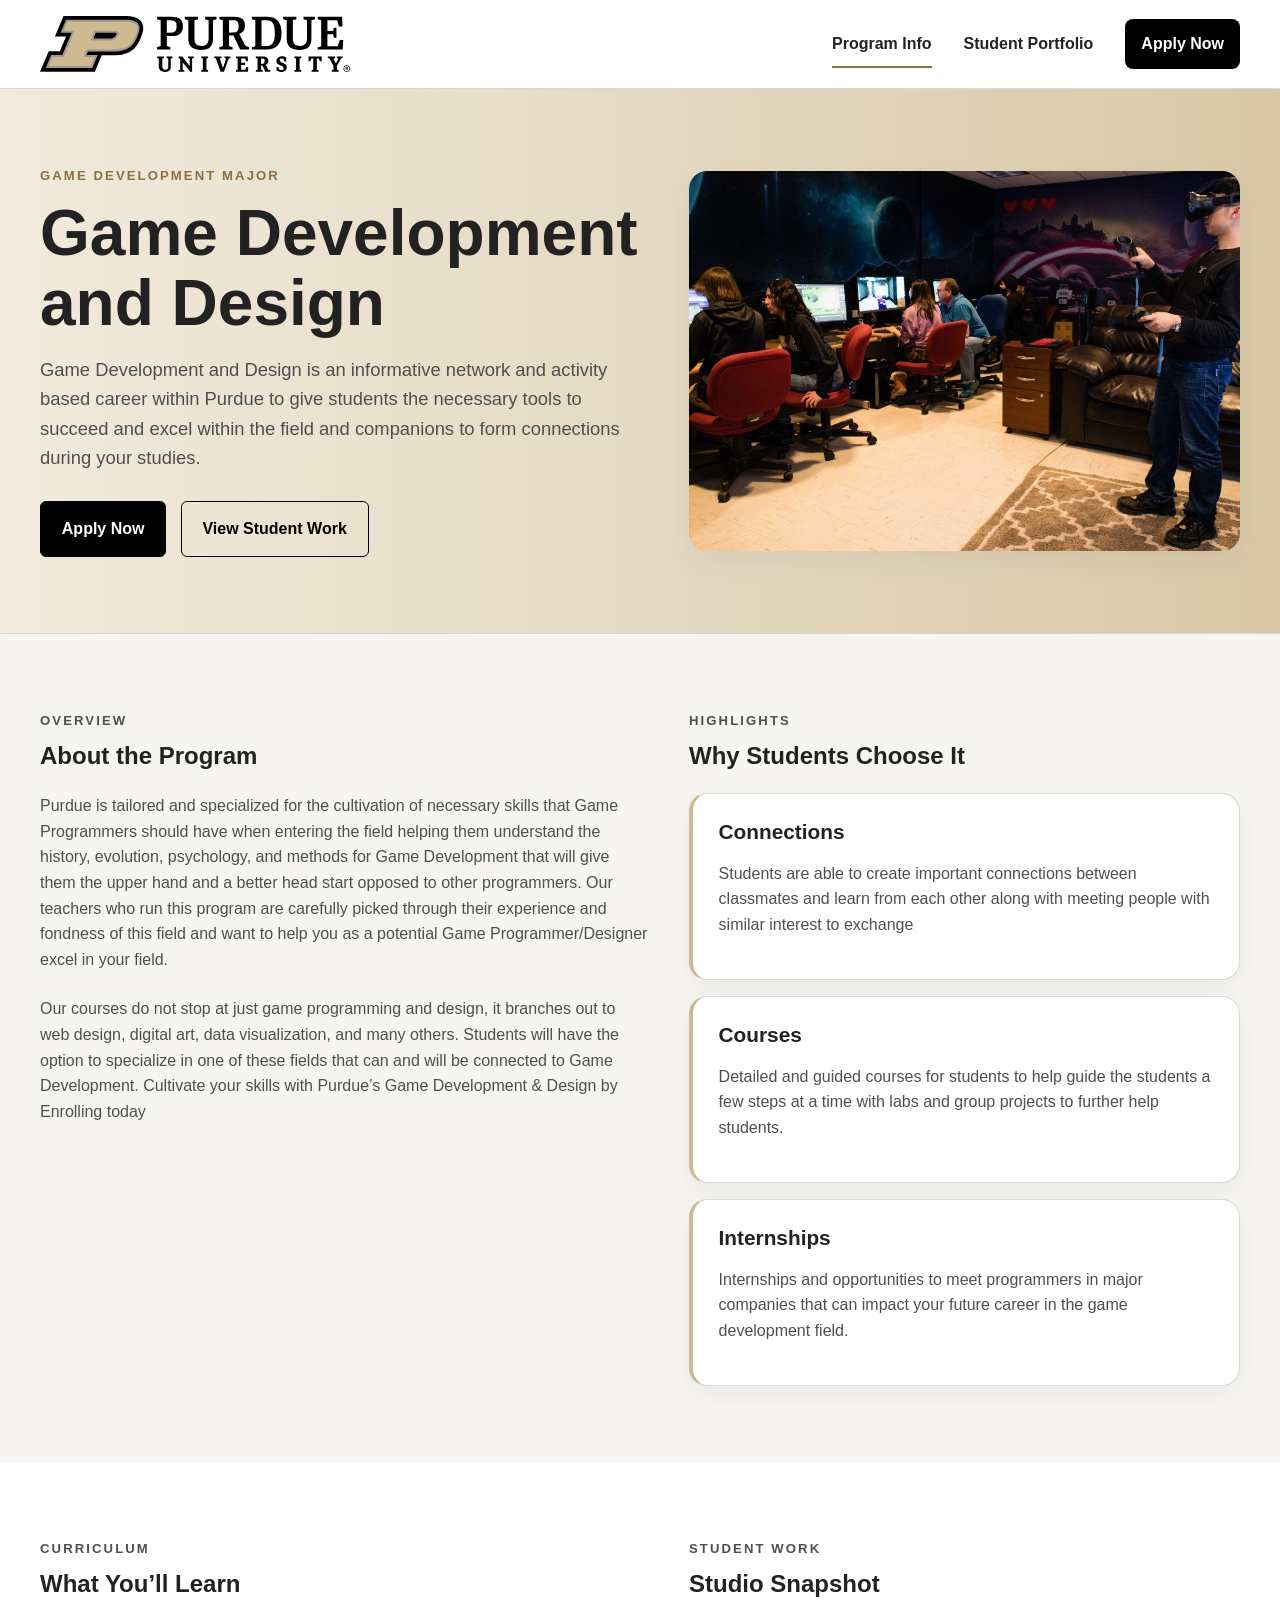
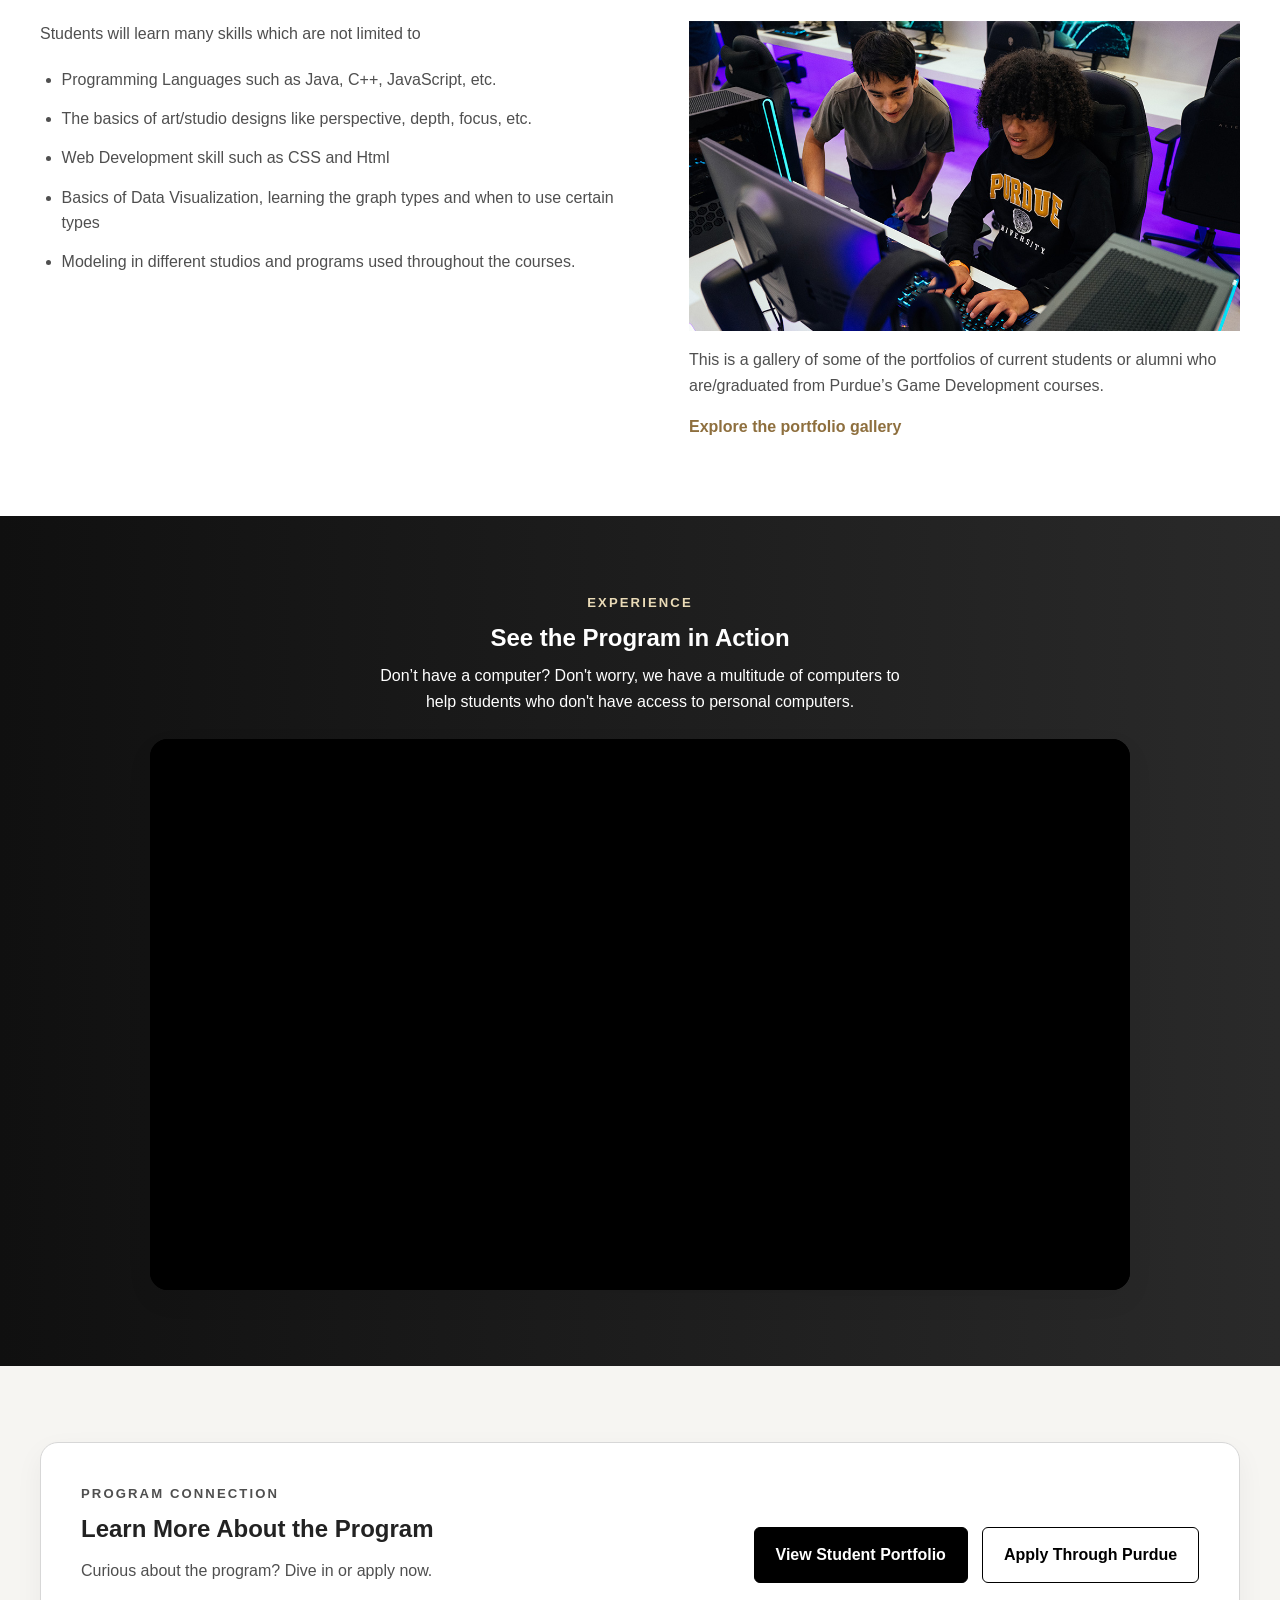
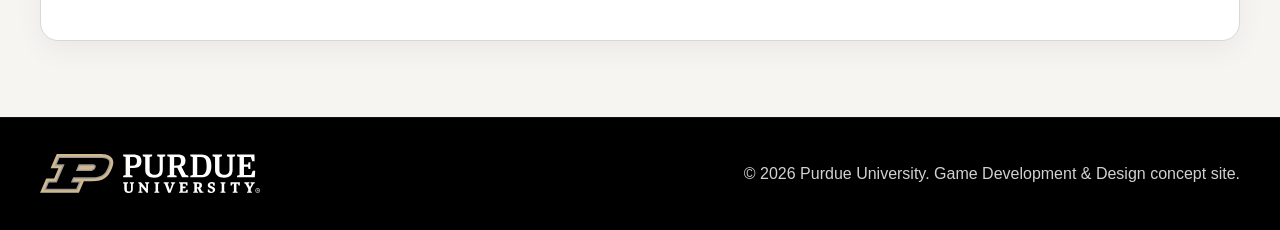
<file: index.html>
<!DOCTYPE html>
<html lang="en">
<head>
  <meta charset="UTF-8" />
  <meta name="viewport" content="width=device-width, initial-scale=1.0" />
  <title>Purdue Game Development &amp; Design | Program Info</title>
  <meta
    name="description"
    content="Purdue University Game Development and Design program overview, student work, program highlights, and application access."
  />
  <link rel="stylesheet" href="style.css" />
</head>
<body data-page="index">
  <a class="skip-link" href="#main-content">Skip to main content</a>

  <header class="site-header">
    <div class="container header-inner">
      <a class="brand" href="index.html" aria-label="Purdue Game Development and Design home page">
        <img
          class="brand-logo"
          src="assets/PU-H-Full-RGB.svg"
          alt="PU-H-Full-RGB.svg - Official Purdue University horizontal full-color logo for the main website header."
          data-placeholder
        >
      </a>

      <button class="menu-toggle" type="button" aria-expanded="false" aria-controls="site-nav">
        <span></span>
        <span></span>
        <span></span>
        <span class="sr-only">Toggle navigation</span>
      </button>

      <nav id="site-nav" class="site-nav" aria-label="Primary navigation">
        <a href="index.html" aria-current="page">Program Info</a>
        <a href="portfolio.html">Student Portfolio</a>
        <a class="nav-cta" href="https://admissions.purdue.edu/become-student/apply/" target="_blank" rel="noreferrer">Apply Now</a>
      </nav>
    </div>
  </header>

  <main id="main-content">
    <section class="hero hero-program">
      <div class="container hero-grid">
        <div class="hero-copy">
          <p class="section-label">Game Development Major</p>
          <h1>Game Development and Design</h1>
          <p class="hero-text">
            Game Development and Design is an informative network and activity based career within Purdue to give students the necessary tools to succeed and excel within the field and companions to form connections during your studies. 
          </p>

          <div class="hero-actions">
            <a
              class="button button-primary"
              href="https://admissions.purdue.edu/become-student/apply/"
              target="_blank"
              rel="noreferrer"
            >
              Apply Now
            </a>
            <a class="button button-secondary" href="portfolio.html">View Student Work</a>
          </div>
        </div>

        <div class="hero-media">
          <img
            src="assets/program-hero-collage.png"
            alt="program-hero-collage.png - Wide homepage hero image showing Purdue game development students collaborating in labs, working in game engines, and playtesting projects."
            class="media-frame"
            data-placeholder
          >
        </div>
      </div>
    </section>

    <section class="content-section section-surface">
      <div class="container two-column-layout">
        <div class="content-column">
          <div class="section-heading">
            <p class="section-label">Overview</p>
            <h2>About the Program</h2>
          </div>

          <p>
            Purdue is tailored and specialized for the cultivation of necessary skills that Game Programmers should have when entering the field helping them understand the history, evolution, psychology, and methods for Game Development that will give them the upper hand and a better head start opposed to other programmers. Our teachers who run this program are carefully picked through their experience and fondness of this field and want to help you as a potential Game Programmer/Designer excel in your field.
          </p>

          <p>
            Our courses do not stop at just game programming and design, it branches out to web design, digital art,  data visualization, and many others. Students will have the option to specialize in one of these fields that can and will be connected to Game Development. Cultivate your skills with Purdue’s Game Development & Design by Enrolling today
          </p>
        </div>

        <aside class="content-column content-column-side">
          <div class="section-heading">
            <p class="section-label">Highlights</p>
            <h2>Why Students Choose It</h2>
          </div>

          <div class="highlight-stack">
            <article class="highlight-card">
              <h3>Connections</h3>
              <p>
                Students are able to create important connections between classmates and learn from each other along with meeting people with similar interest to exchange
              </p>
            </article>

            <article class="highlight-card">
              <h3>Courses</h3>
              <p>
                Detailed and guided courses for students to help guide the students a few steps at a time with labs and group projects to further help students.
              </p>
            </article>

            <article class="highlight-card">
              <h3>Internships</h3>
              <p>
                Internships and opportunities to meet programmers in major companies that can impact your future career in the game development field.
              </p>
            </article>
          </div>
        </aside>
      </div>
    </section>

    <section class="content-section">
      <div class="container two-column-layout">
        <div class="content-column">
          <div class="section-heading">
            <p class="section-label">Curriculum</p>
            <h2>What You’ll Learn</h2>
          </div>

          <p>
            Students will learn many skills which are not limited to
          </p>

          <ul class="program-list">
            <li>Programming Languages such as Java, C++, JavaScript, etc.</li>
            <li>The basics of art/studio designs like perspective, depth, focus, etc.</li>
            <li>Web Development skill such as CSS and Html</li>
            <li>Basics of Data Visualization, learning the graph types and when to use certain types</li>
            <li>Modeling in different studios and programs used throughout the courses.</li>
          </ul>
        </div>

        <div class="content-column">
          <div class="section-heading">
            <p class="section-label">Student Work</p>
            <h2>Studio Snapshot</h2>
          </div>

          <div class="student-work-feature">
            <img
              src="assets/student-work-showcase.png"
              alt="student-work-showcase.png - Large homepage image showing Purdue game development students collaborating, working on computers, or presenting game projects in a studio or lab setting."
              class="student-work-image"
              data-placeholder
            >

            <div class="student-work-copy">

              <p>
                This is a gallery of some of the portfolios of current students or alumni who are/graduated from Purdue’s Game Development courses.
              </p>

              <a class="text-link" href="portfolio.html">Explore the portfolio gallery</a>
            </div>
          </div>
        </div>
      </div>
    </section>

    <section class="video-section section-surface-dark">
      <div class="container">
        <div class="section-heading section-heading-centered section-heading-light">
          <p class="section-label section-label-light">Experience</p>
          <h2>See the Program in Action</h2>
          <p class="section-intro section-intro-light">
            Don’t have a computer? Don't worry, we have a multitude of computers to help students who don't have access to personal computers.
          </p>
        </div>

      <div class="video-shell">
        <iframe
          class="program-video"
          width="560"
          height="315"
          src="https://www.youtube.com/embed/dGSgFQMKiAU?autoplay=1&mute=1&loop=1&playlist=dGSgFQMKiAU&controls=1&playsinline=1"
          title="Connotative video for Purdue Game Development and Design"
          frameborder="0"
          allow="autoplay; encrypted-media; picture-in-picture"
          allowfullscreen
        ></iframe>
      </div>
      </div>
      </section>

    <section class="connection-section">
      <div class="container">
        <div class="connection-card">
          <div class="connection-copy">
            <p class="section-label">Program Connection</p>
            <h2>Learn More About the Program</h2>
            <p>
            Curious about the program? Dive in or apply now. 
            </p>
          </div>

          <div class="connection-actions">
            <a class="button button-primary" href="portfolio.html">View Student Portfolio</a>
            <a
              class="button button-secondary"
              href="https://admissions.purdue.edu/become-student/apply/"
              target="_blank"
              rel="noreferrer"
            >
              Apply Through Purdue
            </a>
          </div>
        </div>
      </div>
    </section>
  </main>

  <footer class="site-footer">
    <div class="container footer-inner">
      <img
        class="footer-logo"
        src="assets/PU-H-Full-Rev-RGB.svg"
        alt="PU-H-Full-Rev-RGB.svg - Official Purdue University horizontal reverse logo for the website footer."
        data-placeholder
      >
      <p>&copy; <span id="year"></span> Purdue University. Game Development &amp; Design concept site.</p>
    </div>
  </footer>

  <script src="tools.js"></script>
</body>
</html>
</file>
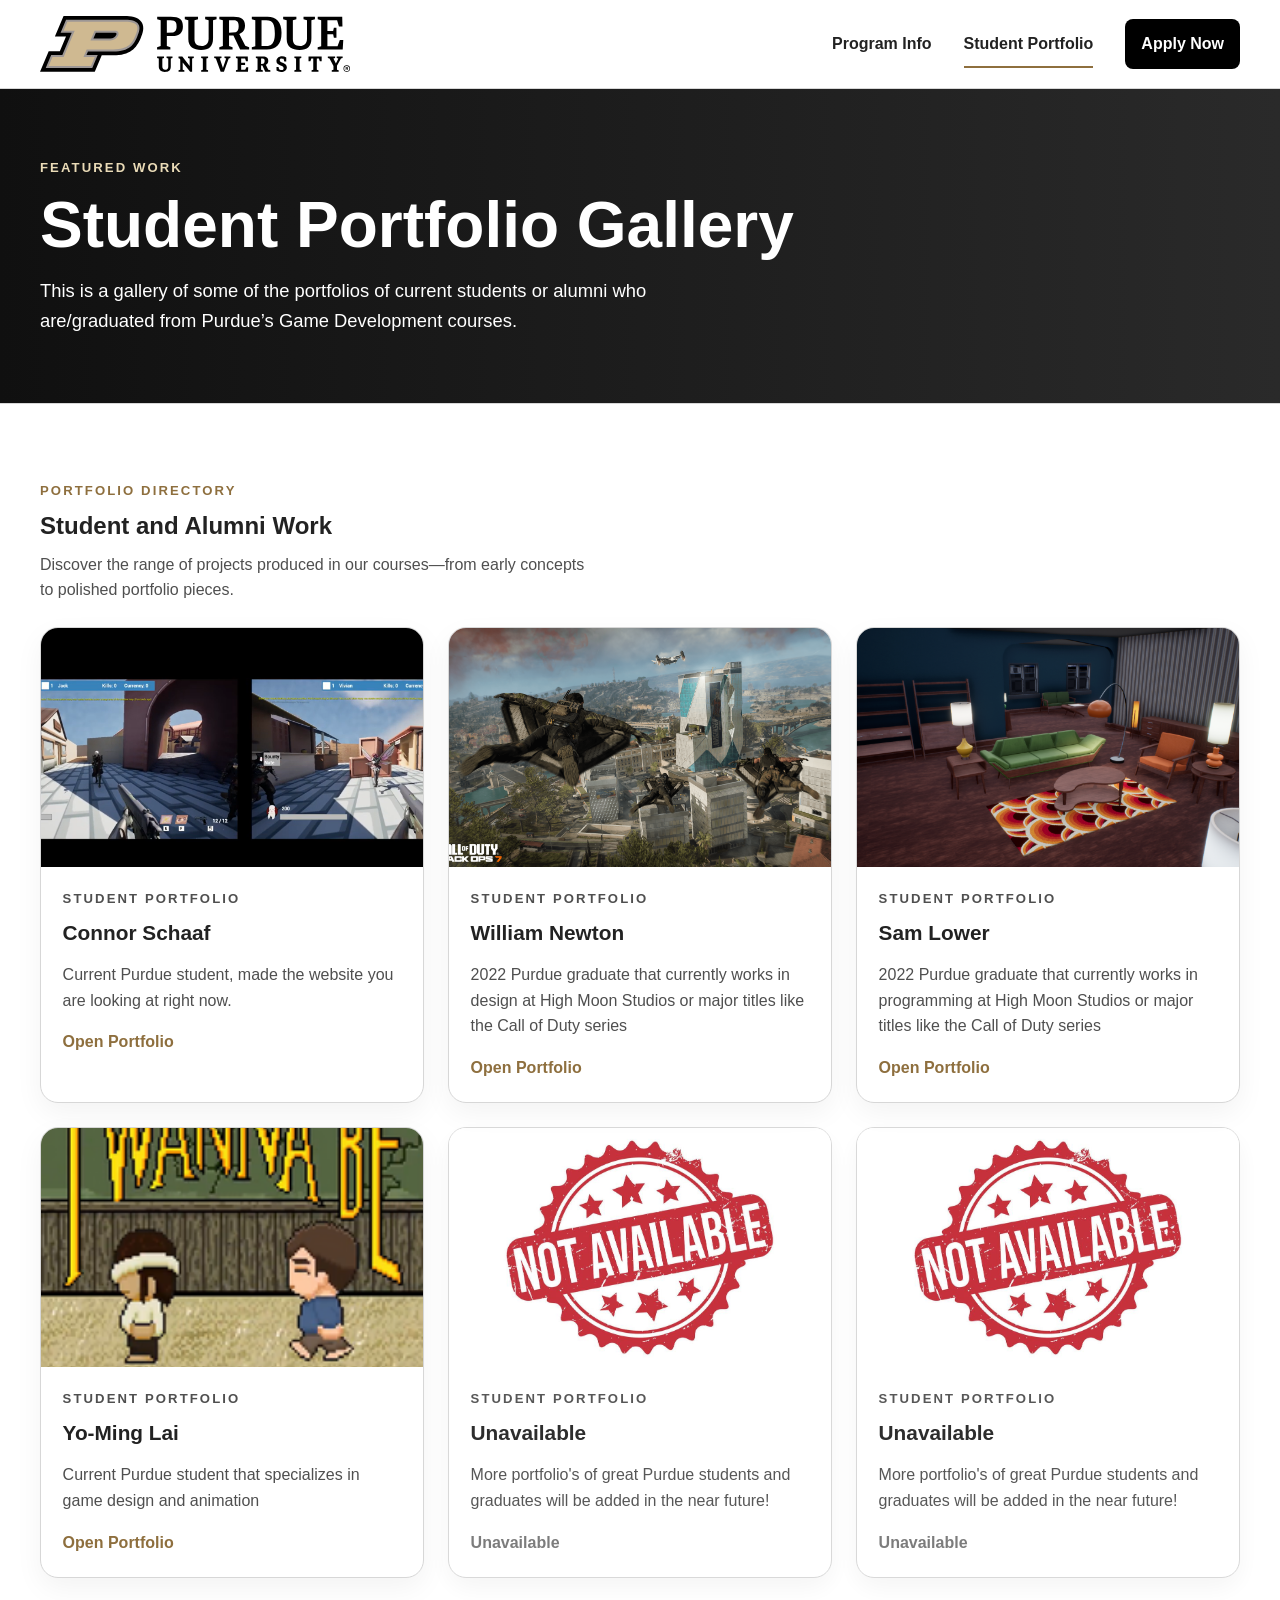
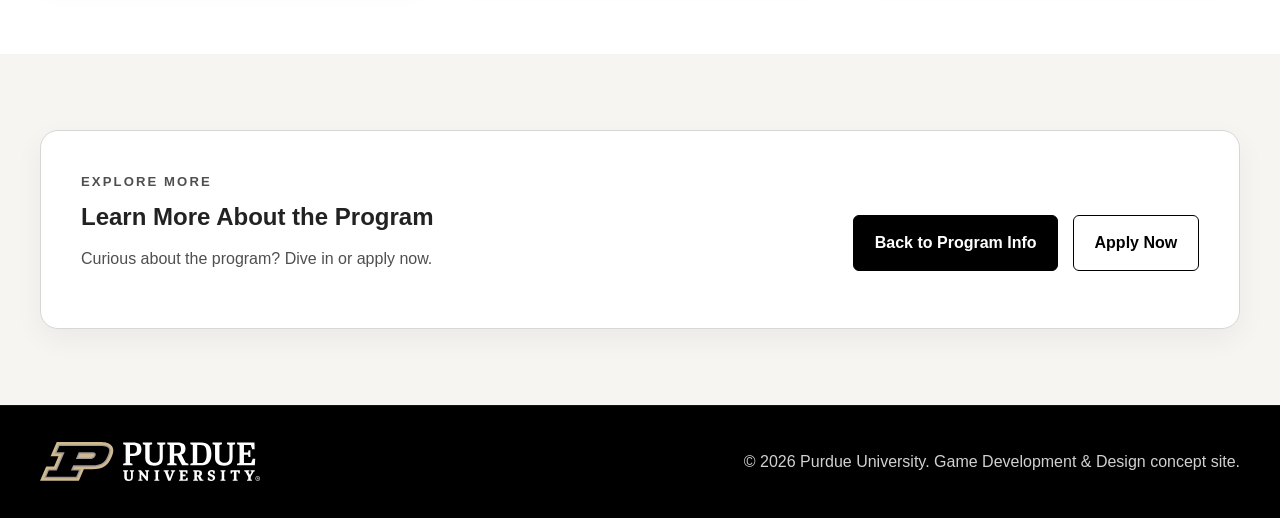
<file: portfolio.html>
<!DOCTYPE html>
<html lang="en">
<head>
  <meta charset="UTF-8">
  <meta name="viewport" content="width=device-width, initial-scale=1.0">
  <title>Purdue Game Development &amp; Design | Student Portfolio</title>
  <meta name="description" content="Student portfolio gallery page for Purdue Game Development &amp; Design.">
  <link rel="stylesheet" href="style.css">
</head>
<body data-page="portfolio">
  <header class="site-header">
    <div class="container header-inner">
      <a class="brand" href="index.html" aria-label="Purdue Game Development and Design home page">
        <img
          class="brand-logo"
          src="assets/PU-H-Full-RGB.svg"
          alt="PU-H-Full-RGB.svg - Official Purdue University horizontal full-color logo for the main website header."
          data-placeholder
        >
      </a>

      <button class="menu-toggle" type="button" aria-expanded="false" aria-controls="site-nav">
        <span></span>
        <span></span>
        <span></span>
        <span class="sr-only">Toggle navigation</span>
      </button>

      <nav id="site-nav" class="site-nav" aria-label="Primary navigation">
        <a href="index.html">Program Info</a>
        <a href="portfolio.html" aria-current="page">Student Portfolio</a>
        <a class="nav-cta" href="https://admissions.purdue.edu/become-student/apply/" target="_blank" rel="noreferrer">Apply Now</a>
      </nav>
    </div>
  </header>

  <main>
    <section class="portfolio-hero-section">
      <div class="container portfolio-hero-inner">
        <p class="section-label section-label-light">Featured Work</p>
        <h1>Student Portfolio Gallery</h1>
        <p class="hero-lead">
          This is a gallery of some of the portfolios of current students or alumni who are/graduated from Purdue’s Game Development courses.
        </p>
      </div>
    </section>

    <section class="content-section section-white">
      <div class="container section-header-block left-aligned-header">
        <p class="section-label">Portfolio Directory</p>
        <h2>Student and Alumni Work</h2>
        <p class="section-intro">
          Discover the range of projects produced in our courses—from early concepts to polished portfolio pieces. 
        </p>
      </div>

      <div class="container portfolio-grid">
        <a class="portfolio-card" href="https://schaafconnor0-collab.github.io/ConnorSchaafPortfolio/" target="_blank" rel="noreferrer">
          <img
            src="assets/portfolio-connor-schaaf-cover.png"
            alt="portfolio-connor-schaaf-cover.png - Cover image for Connor Schaaf's portfolio, showing a polished project montage, interface work, or featured game build."
            data-placeholder
          >
          <div class="portfolio-card-copy">
            <p class="card-kicker">Student Portfolio</p>
            <h3>Connor Schaaf</h3>
            <p>
              Current Purdue student, made the website you are looking at right now.
            </p>
            <span class="card-link">Open Portfolio</span>
          </div>
        </a>

        <a class="portfolio-card" href="https://newtonw.com/" target="_blank" rel="noreferrer">
          <img
            src="assets/portfolio-william-newton-cover.png"
            alt="portfolio-william-newton-cover.png - Cover image for William Newton's portfolio, showing game visuals, case study presentation, or interactive media work."
            data-placeholder
          >
          <div class="portfolio-card-copy">
            <p class="card-kicker">Student Portfolio</p>
            <h3>William Newton</h3>
            <p>
              2022 Purdue graduate that currently works in design at High Moon Studios or major titles like the Call of Duty series
            </p>
            <span class="card-link">Open Portfolio</span>
          </div>
        </a>

        <a class="portfolio-card" href="https://www.samlower.com/" target="_blank" rel="noreferrer">
          <img
            src="assets/portfolio-sam-lower-cover.png"
            alt="portfolio-sam-lower-cover.png - Cover image for Sam Lower's portfolio, showing a featured game, project branding, or development showcase."
            data-placeholder
          >
          <div class="portfolio-card-copy">
            <p class="card-kicker">Student Portfolio</p>
            <h3>Sam Lower</h3>
            <p>
              2022 Purdue graduate that currently works in programming at High Moon Studios or major titles like the Call of Duty series
            </p>
            <span class="card-link">Open Portfolio</span>
          </div>
        </a>

        <article class="portfolio-card" href="https://yominglai.weebly.com/" target="_blank" rel="noreferrer">
          <img
            src="assets/portfolio-yo-ming-lai-cover.png"
            alt="portfolio-unavailable-1.png - Reserved gallery image for a future student portfolio, such as environment art, gameplay design, or prototype work."
            data-placeholder
          >
          <div class="portfolio-card-copy">
            <p class="card-kicker">Student Portfolio</p>
            <h3>Yo-Ming Lai</h3>
            <p>
              Current Purdue student that specializes in game design and animation
            </p>
            <span class="card-link">Open Portfolio</span>
          </div>
        </article>

        <article class="portfolio-card unavailable-card" aria-label="Additional portfolio currently unavailable">
          <img
            src="assets/portfolio-unavailable-2.png"
            alt="portfolio-unavailable-2.png - Reserved gallery image for a future student portfolio, such as level design, cinematic work, or technical art."
            data-placeholder
          >
          <div class="portfolio-card-copy">
            <p class="card-kicker">Student Portfolio</p>
            <h3>Unavailable</h3>
            <p>
              More portfolio's of great Purdue students and graduates will be added in the near future!
            </p>
            <span class="card-link">Unavailable</span>
          </div>
        </article>

        <article class="portfolio-card unavailable-card" aria-label="Additional portfolio currently unavailable">
          <img
            src="assets/portfolio-unavailable-3.png"
            alt="portfolio-unavailable-3.png - Reserved gallery image for a future student portfolio, such as interface design, systems design, or visual development."
            data-placeholder
          >
          <div class="portfolio-card-copy">
            <p class="card-kicker">Student Portfolio</p>
            <h3>Unavailable</h3>
            <p>
              More portfolio's of great Purdue students and graduates will be added in the near future!
            </p>
            <span class="card-link">Unavailable</span>
          </div>
        </article>
      </div>
    </section>

    <section class="content-section section-light">
      <div class="container cta-panel cta-panel-light">
        <div class="cta-copy">
          <p class="section-label">Explore More</p>
          <h2>Learn More About the Program</h2>
          <p>
            Curious about the program? Dive in or apply now. 
          </p>
        </div>
        <div class="button-row cta-buttons">
          <a class="button button-primary" href="index.html">Back to Program Info</a>
          <a class="button button-secondary-dark" href="https://admissions.purdue.edu/become-student/apply/" target="_blank" rel="noreferrer">Apply Now</a>
        </div>
      </div>
    </section>
  </main>

  <footer class="site-footer">
    <div class="container footer-inner">
      <img
        class="footer-logo"
        src="assets/PU-H-Full-Rev-RGB.svg"
        alt="PU-H-Full-Rev-RGB.svg - Official Purdue University horizontal reverse logo for the website footer."
        data-placeholder
      >
      <p>&copy; <span id="year"></span> Purdue University. Game Development &amp; Design concept site.</p>
    </div>
  </footer>

  <script src="tools.js"></script>
</body>
</html>
</file>
<file: style.css>
:root {
  --purdue-gold: #cfb991;
  --purdue-gold-dark: #8e6f3e;
  --purdue-black: #000000;
  --purdue-gray-950: #171717;
  --purdue-gray-900: #222222;
  --purdue-gray-700: #4f4f4f;
  --purdue-gray-500: #767676;
  --purdue-gray-300: #d7d7d7;
  --purdue-gray-200: #e7e4dd;
  --purdue-gray-100: #f6f5f2;
  --white: #ffffff;

  --max-width: 1200px;
  --radius-lg: 18px;
  --radius-md: 14px;
  --radius-sm: 8px;

  --shadow-sm: 0 10px 28px rgba(0, 0, 0, 0.05);
  --transition: 180ms ease;
}

*,
*::before,
*::after {
  box-sizing: border-box;
}

html {
  scroll-behavior: smooth;
}

body {
  margin: 0;
  font-family: Arial, Helvetica, sans-serif;
  color: var(--purdue-gray-900);
  background: var(--white);
  line-height: 1.6;
}

img,
video,
iframe {
  display: block;
  max-width: 100%;
}

a {
  color: inherit;
  text-decoration: none;
}

button,
input,
textarea,
select {
  font: inherit;
}

ul,
ol {
  margin: 0;
}

.container {
  width: min(calc(100% - 2rem), var(--max-width));
  margin: 0 auto;
}

.skip-link,
.sr-only {
  position: absolute;
  overflow: hidden;
}

.skip-link {
  top: -100px;
  left: 1rem;
  z-index: 999;
  padding: 0.75rem 1rem;
  background: var(--purdue-black);
  color: var(--white);
  border-radius: var(--radius-sm);
  transition: top var(--transition);
}

.skip-link:focus {
  top: 1rem;
}

.sr-only {
  width: 1px;
  height: 1px;
  clip: rect(0, 0, 0, 0);
  white-space: nowrap;
}

.site-header {
  position: sticky;
  top: 0;
  z-index: 100;
  background: rgba(255, 255, 255, 0.98);
  border-bottom: 1px solid var(--purdue-gray-300);
  backdrop-filter: blur(10px);
}

.header-inner {
  min-height: 88px;
  display: flex;
  align-items: center;
  justify-content: space-between;
  gap: 1.5rem;
}

.brand {
  display: inline-flex;
  align-items: center;
  min-width: 0;
}

.brand-logo {
  width: 310px;
  max-width: 100%;
  height: auto;
}

.main-nav,
.site-nav {
  display: flex;
  align-items: center;
  gap: 2rem;
}

.nav-link,
.main-nav a,
.site-nav a {
  position: relative;
  padding: 0.25rem 0;
  font-weight: 600;
  color: var(--purdue-gray-900);
}

.nav-link::after,
.main-nav a::after,
.site-nav a::after {
  content: "";
  position: absolute;
  left: 0;
  bottom: -0.45rem;
  width: 100%;
  height: 2px;
  background: var(--purdue-gold-dark);
  transform: scaleX(0);
  transform-origin: left;
  transition: transform var(--transition);
}

.nav-link:hover::after,
.nav-link.active::after,
.nav-link[aria-current="page"]::after,
.main-nav a:hover::after,
.main-nav a.active::after,
.main-nav a[aria-current="page"]::after,
.site-nav a:hover::after,
.site-nav a.active::after,
.site-nav a[aria-current="page"]::after {
  transform: scaleX(1);
}

.nav-cta {
  display: inline-flex;
  align-items: center;
  justify-content: center;
  min-height: 44px;
  padding: 0.75rem 1rem !important;
  border-radius: var(--radius-sm);
  background: var(--purdue-black);
  color: var(--white) !important;
}

.nav-cta::after {
  display: none;
}

.menu-toggle {
  display: none;
  width: 46px;
  height: 46px;
  padding: 0;
  border: 1px solid var(--purdue-gray-300);
  border-radius: var(--radius-sm);
  background: var(--white);
  align-items: center;
  justify-content: center;
  flex-direction: column;
  gap: 5px;
  cursor: pointer;
}

.menu-toggle span:not(.sr-only) {
  width: 20px;
  height: 2px;
  background: var(--purdue-gray-900);
}

.hero,
.hero-section,
.portfolio-hero-section {
  border-bottom: 1px solid var(--purdue-gray-300);
}

.hero-program {
  background: linear-gradient(90deg, #f1ebdd 0%, #d8c8a7 100%);
}

.hero-grid,
.hero-layout,
.two-column-layout,
.connection-card,
.cta-panel {
  display: grid;
  gap: 2.5rem;
}

.hero-grid,
.hero-layout {
  grid-template-columns: minmax(0, 1.05fr) minmax(0, 0.95fr);
  align-items: center;
  padding: 4.75rem 0;
}

.hero-copy h1,
.portfolio-hero-inner h1,
.section-heading h2,
.section-header-block h2,
.content-column h2,
.cta-copy h2,
.connection-copy h2 {
  margin: 0;
  line-height: 1.1;
  color: var(--purdue-gray-900);
}

.hero-copy h1,
.portfolio-hero-inner h1 {
  font-size: clamp(2.75rem, 5vw, 4.6rem);
  margin-bottom: 1rem;
}

.hero-text,
.hero-lead,
.section-intro,
.section-intro-light,
.content-column p,
.project-preview-copy p,
.highlight-card p,
.portfolio-card-copy p,
.cta-copy p,
.connection-copy p {
  color: var(--purdue-gray-700);
}

.hero-text,
.hero-lead {
  margin: 0;
  max-width: 62ch;
  font-size: 1.15rem;
}

.hero-actions,
.button-row,
.connection-actions,
.cta-buttons {
  display: flex;
  flex-wrap: wrap;
  gap: 0.9rem;
  margin-top: 1.75rem;
}

.hero-media,
.media-column {
  min-width: 0;
}

.media-frame,
.hero-media img,
.hero-media video {
  width: 100%;
  min-height: 380px;
  object-fit: cover;
  border-radius: var(--radius-lg);
  box-shadow: var(--shadow-sm);
}

.section-label,
.card-kicker {
  margin: 0 0 0.75rem;
  font-size: 0.82rem;
  font-weight: 700;
  letter-spacing: 0.16em;
  text-transform: uppercase;
  color: var(--purdue-gold-dark);
}

.section-label-light {
  color: #eadbb7;
}

.section-heading,
.section-header-block {
  margin-bottom: 1.5rem;
}

.section-heading-centered {
  text-align: center;
}

.section-heading-light h2,
.section-intro-light {
  color: var(--white);
}

.section-intro {
  margin: 0.75rem 0 0;
  max-width: 62ch;
}

.section-intro-light {
  max-width: 62ch;
  margin: 0.75rem auto 0;
}

.button {
  display: inline-flex;
  align-items: center;
  justify-content: center;
  min-height: 50px;
  padding: 0.9rem 1.3rem;
  border-radius: 6px;
  font-weight: 700;
  transition:
    transform var(--transition),
    background-color var(--transition),
    color var(--transition),
    border-color var(--transition);
}

.button:hover,
.text-link:hover,
.project-preview-card:hover,
.portfolio-card:hover,
.highlight-card:hover {
  transform: translateY(-2px);
}

.button-primary {
  background: var(--purdue-black);
  color: var(--white);
  border: 1px solid var(--purdue-black);
}

.button-primary:hover {
  background: #1c1c1c;
}

.button-secondary {
  background: transparent;
  color: var(--purdue-black);
  border: 1px solid var(--purdue-black);
}

.button-secondary:hover {
  background: rgba(0, 0, 0, 0.04);
}

.button-secondary-dark {
  background: var(--white);
  color: var(--purdue-black);
  border: 1px solid var(--purdue-black);
}

.button-secondary-dark:hover {
  background: var(--purdue-gray-100);
}

.content-section,
.video-section,
.connection-section {
  padding: 4.75rem 0;
}

.section-surface,
.section-light {
  background: var(--purdue-gray-100);
}

.section-white {
  background: var(--white);
}

.section-surface-dark,
.section-dark-cta,
.portfolio-hero-section {
  background: linear-gradient(90deg, #101010 0%, #2a2a2a 100%);
  color: var(--white);
}

.two-column-layout {
  grid-template-columns: minmax(0, 1.05fr) minmax(320px, 0.95fr);
  align-items: start;
}

.content-column {
  min-width: 0;
}

.content-column-side {
  min-width: 0;
}

.content-column > p + p {
  margin-top: 1.5rem;
}

.highlight-stack,
.info-stack {
  display: grid;
  gap: 1rem;
}

.highlight-card,
.info-card {
  padding: 1.6rem;
  background: var(--white);
  border: 1px solid var(--purdue-gray-300);
  border-left: 4px solid var(--purdue-gold);
  border-radius: var(--radius-lg);
  box-shadow: var(--shadow-sm);
  transition: transform var(--transition), box-shadow var(--transition);
}

.highlight-card h3,
.info-card h3,
.project-preview-copy h3,
.portfolio-card-copy h3 {
  margin: 0 0 0.65rem;
  font-size: 1.3rem;
  line-height: 1.2;
}

.program-list,
.feature-list {
  margin-top: 1.25rem;
  padding-left: 1.35rem;
  color: var(--purdue-gray-700);
}

.program-list li,
.feature-list li {
  margin-bottom: 0.85rem;
}

.project-preview-grid,
.preview-grid,
.portfolio-grid {
  display: grid;
  gap: 1.5rem;
}

.project-preview-grid,
.preview-grid {
  grid-template-columns: repeat(3, minmax(0, 1fr));
}

.portfolio-grid {
  grid-template-columns: repeat(3, minmax(0, 1fr));
}

.project-preview-card,
.preview-card,
.portfolio-card {
  overflow: hidden;
  background: var(--white);
  border: 1px solid var(--purdue-gray-300);
  border-radius: var(--radius-lg);
  box-shadow: var(--shadow-sm);
  transition: transform var(--transition), box-shadow var(--transition);
}

.project-preview-image,
.preview-card img,
.portfolio-card img {
  width: 100%;
  aspect-ratio: 16 / 10;
  object-fit: cover;
}

.project-preview-copy,
.preview-copy,
.portfolio-card-copy {
  padding: 1.35rem;
}

.section-actions {
  margin-top: 1.5rem;
}

.text-link,
.card-link {
  display: inline-block;
  font-weight: 700;
  color: var(--purdue-gold-dark);
}

.video-shell {
  width: min(100%, 980px);
  margin: 0 auto;
  background: var(--purdue-black);
  border-radius: var(--radius-lg);
  overflow: hidden;
  box-shadow: var(--shadow-sm);
}

.video-frame {
  position: relative;
  overflow: hidden;
  border-radius: var(--radius-lg);
  background: var(--purdue-black);
  box-shadow: var(--shadow-sm);
  aspect-ratio: 16 / 9;
}

.video-frame iframe {
  width: 100%;
  height: 100%;
  border: 0;
}

.program-video {
  width: 100%;
  height: auto;
  aspect-ratio: 16 / 9;
  background: var(--purdue-black);
}

.connection-section {
  background: var(--purdue-gray-100);
}

.connection-card,
.cta-panel {
  grid-template-columns: minmax(0, 1fr) auto;
  align-items: center;
  padding: 2.5rem;
  border-radius: var(--radius-lg);
  box-shadow: var(--shadow-sm);
}

.connection-card {
  background: var(--white);
  border: 1px solid var(--purdue-gray-300);
}

.cta-panel {
  background: linear-gradient(90deg, #111111 0%, #262626 100%);
  border: 1px solid rgba(255, 255, 255, 0.08);
  color: var(--white);
}

.cta-panel-light {
  background: var(--white);
  color: var(--purdue-gray-900);
  border: 1px solid var(--purdue-gray-300);
}

.cta-panel-light .cta-copy p {
  color: var(--purdue-gray-700);
}

.portfolio-hero-inner {
  padding: 4.25rem 0;
}

.portfolio-hero-inner h1,
.portfolio-hero-inner .hero-lead {
  color: var(--white);
}

.left-aligned-header {
  text-align: left;
}

.unavailable-card {
  opacity: 0.95;
}

.unavailable-card .card-link {
  color: var(--purdue-gray-500);
}

.site-footer {
  background: var(--purdue-black);
  border-top: 1px solid rgba(255, 255, 255, 0.08);
  color: var(--white);
}

.footer-inner {
  min-height: 112px;
  display: flex;
  align-items: center;
  justify-content: space-between;
  gap: 1.5rem;
  flex-wrap: wrap;
  padding: 1.25rem 0;
}

.footer-brand {
  display: flex;
  align-items: center;
}

.footer-logo {
  width: 220px;
  max-width: 100%;
  height: auto;
}

.footer-links {
  display: flex;
  align-items: center;
  flex-wrap: wrap;
  gap: 1.25rem;
}

.footer-links a,
.footer-inner p {
  color: rgba(255, 255, 255, 0.82);
}

.footer-links a:hover {
  color: var(--white);
}

.image-placeholder {
  width: 100%;
  min-height: 260px;
  padding: 1.25rem;
  display: flex;
  flex-direction: column;
  justify-content: end;
  background: linear-gradient(180deg, #f4efe3 0%, #e3d4b7 100%);
  border: 1px dashed rgba(0, 0, 0, 0.2);
  border-radius: var(--radius-lg);
  color: var(--purdue-gray-900);
}

.image-placeholder strong {
  display: block;
  margin-bottom: 0.45rem;
  font-size: 0.98rem;
  word-break: break-word;
}

.image-placeholder span {
  color: var(--purdue-gray-700);
}

.hero-media .image-placeholder,
.media-column .image-placeholder {
  min-height: 380px;
}

@media (max-width: 1080px) {
  .hero-grid,
  .hero-layout,
  .two-column-layout,
  .connection-card,
  .cta-panel {
    grid-template-columns: 1fr;
  }

  .project-preview-grid,
  .preview-grid,
  .portfolio-grid {
    grid-template-columns: repeat(2, minmax(0, 1fr));
  }
}

@media (max-width: 820px) {
  .menu-toggle {
    display: inline-flex;
  }

  .main-nav,
  .site-nav {
    position: absolute;
    top: 88px;
    left: 1rem;
    right: 1rem;
    display: none;
    flex-direction: column;
    align-items: stretch;
    gap: 0.5rem;
    padding: 1rem;
    background: rgba(255, 255, 255, 0.99);
    border: 1px solid var(--purdue-gray-300);
    border-radius: 12px;
    box-shadow: var(--shadow-sm);
  }

  .main-nav.is-open,
  .site-nav.is-open {
    display: flex;
  }

  .brand {
    max-width: calc(100% - 64px);
  }

  .brand-logo {
    width: 220px;
  }

  .hero-grid,
  .hero-layout {
    padding-top: 3.75rem;
    padding-bottom: 3.75rem;
  }

  .content-section,
  .video-section,
  .connection-section {
    padding-top: 3.75rem;
    padding-bottom: 3.75rem;
  }

  .portfolio-hero-inner {
    padding-top: 3.75rem;
    padding-bottom: 3.75rem;
  }

  .media-frame,
  .hero-media img,
  .hero-media video,
  .hero-media .image-placeholder,
  .media-column .image-placeholder {
    min-height: 280px;
  }
}

@media (max-width: 640px) {
  .project-preview-grid,
  .preview-grid,
  .portfolio-grid {
    grid-template-columns: 1fr;
  }

  .hero-copy h1,
  .portfolio-hero-inner h1 {
    font-size: 2.35rem;
  }

  .hero-actions,
  .button-row,
  .connection-actions,
  .cta-buttons,
  .footer-links {
    flex-direction: column;
    align-items: stretch;
  }

  .button,
  .nav-cta {
    width: 100%;
  }

  .footer-inner {
    align-items: flex-start;
  }
}

@media (prefers-reduced-motion: reduce) {
  html {
    scroll-behavior: auto;
  }

  *,
  *::before,
  *::after {
    transition: none !important;
  }

  .student-work-feature {
  overflow: hidden;
  background: var(--white);
  border: 1px solid var(--purdue-gray-300);
  border-radius: var(--radius-lg);
  box-shadow: var(--shadow-sm);
}

.student-work-image {
  width: 100%;
  aspect-ratio: 16 / 10;
  object-fit: cover;
}

.student-work-copy {
  padding: 1.35rem;
}

.student-work-copy p {
  margin: 0 0 0.85rem;
  color: var(--purdue-gray-700);
}
}
</file>
